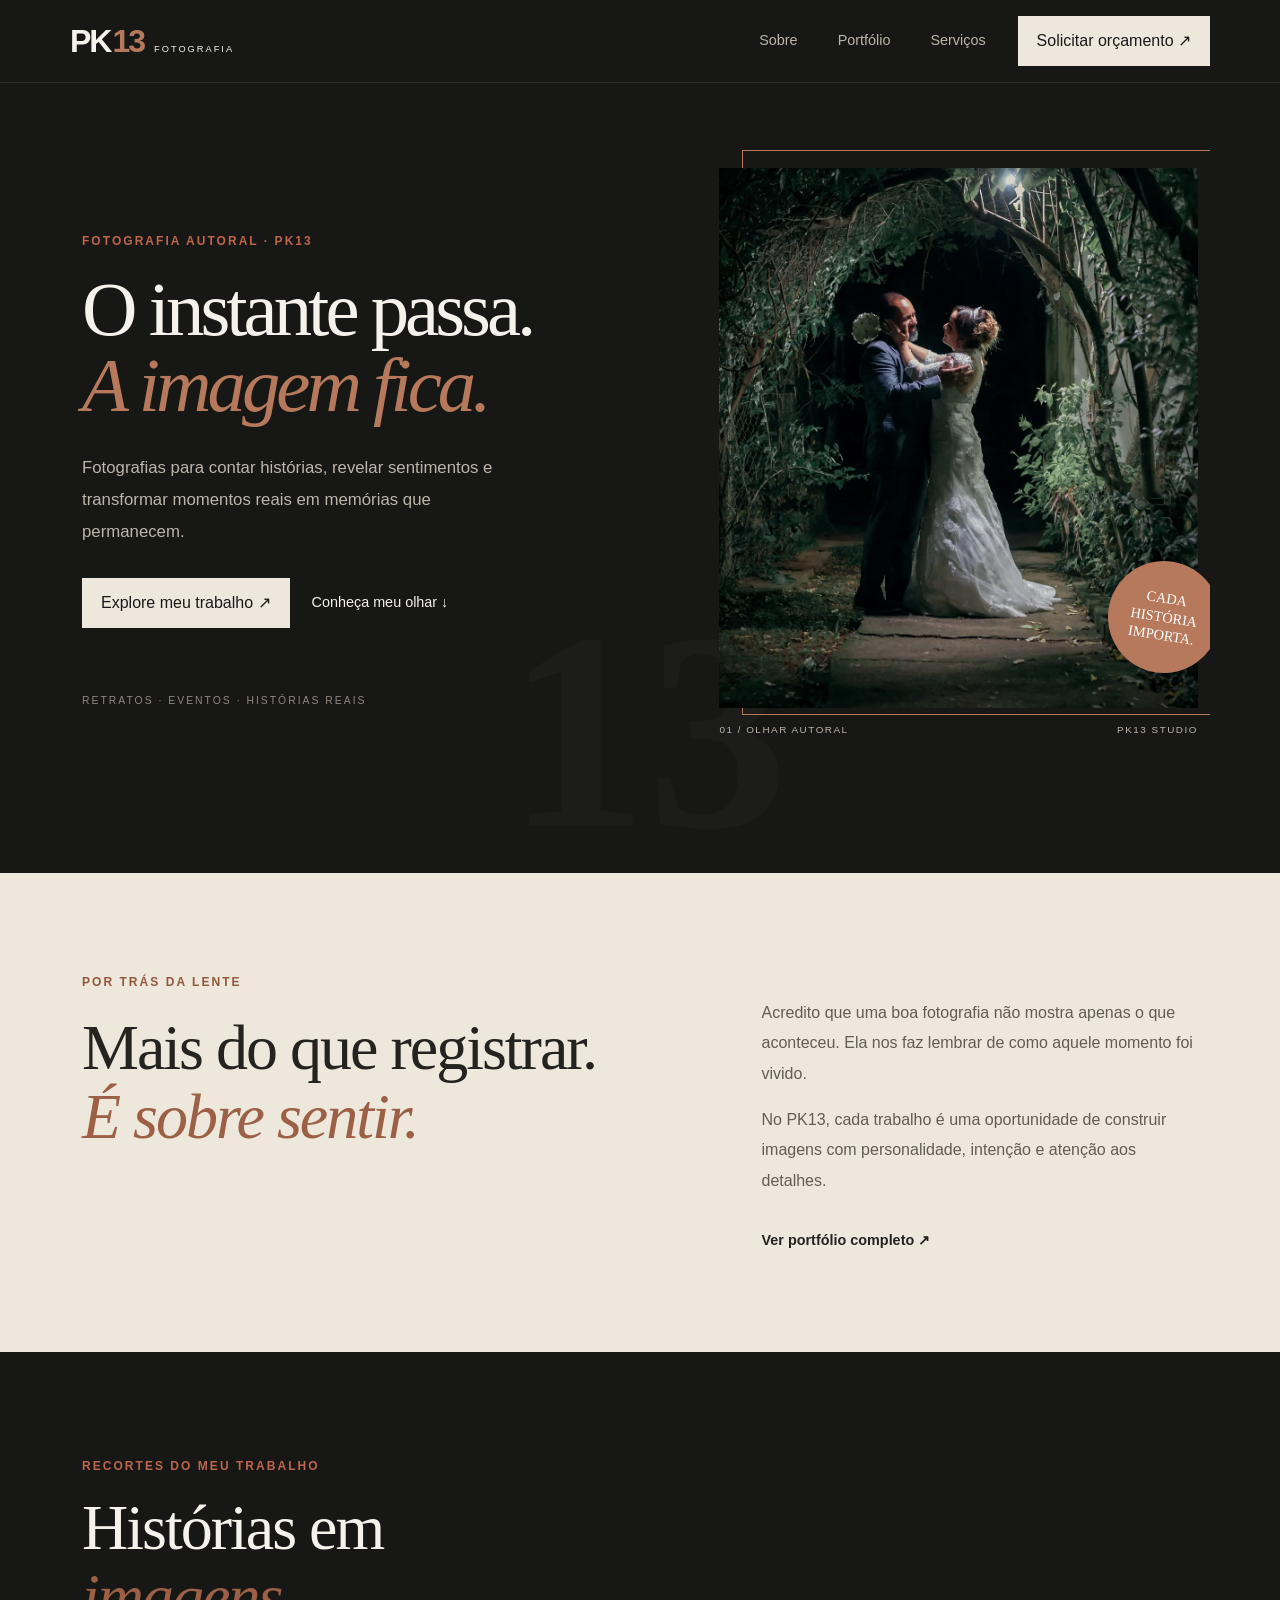
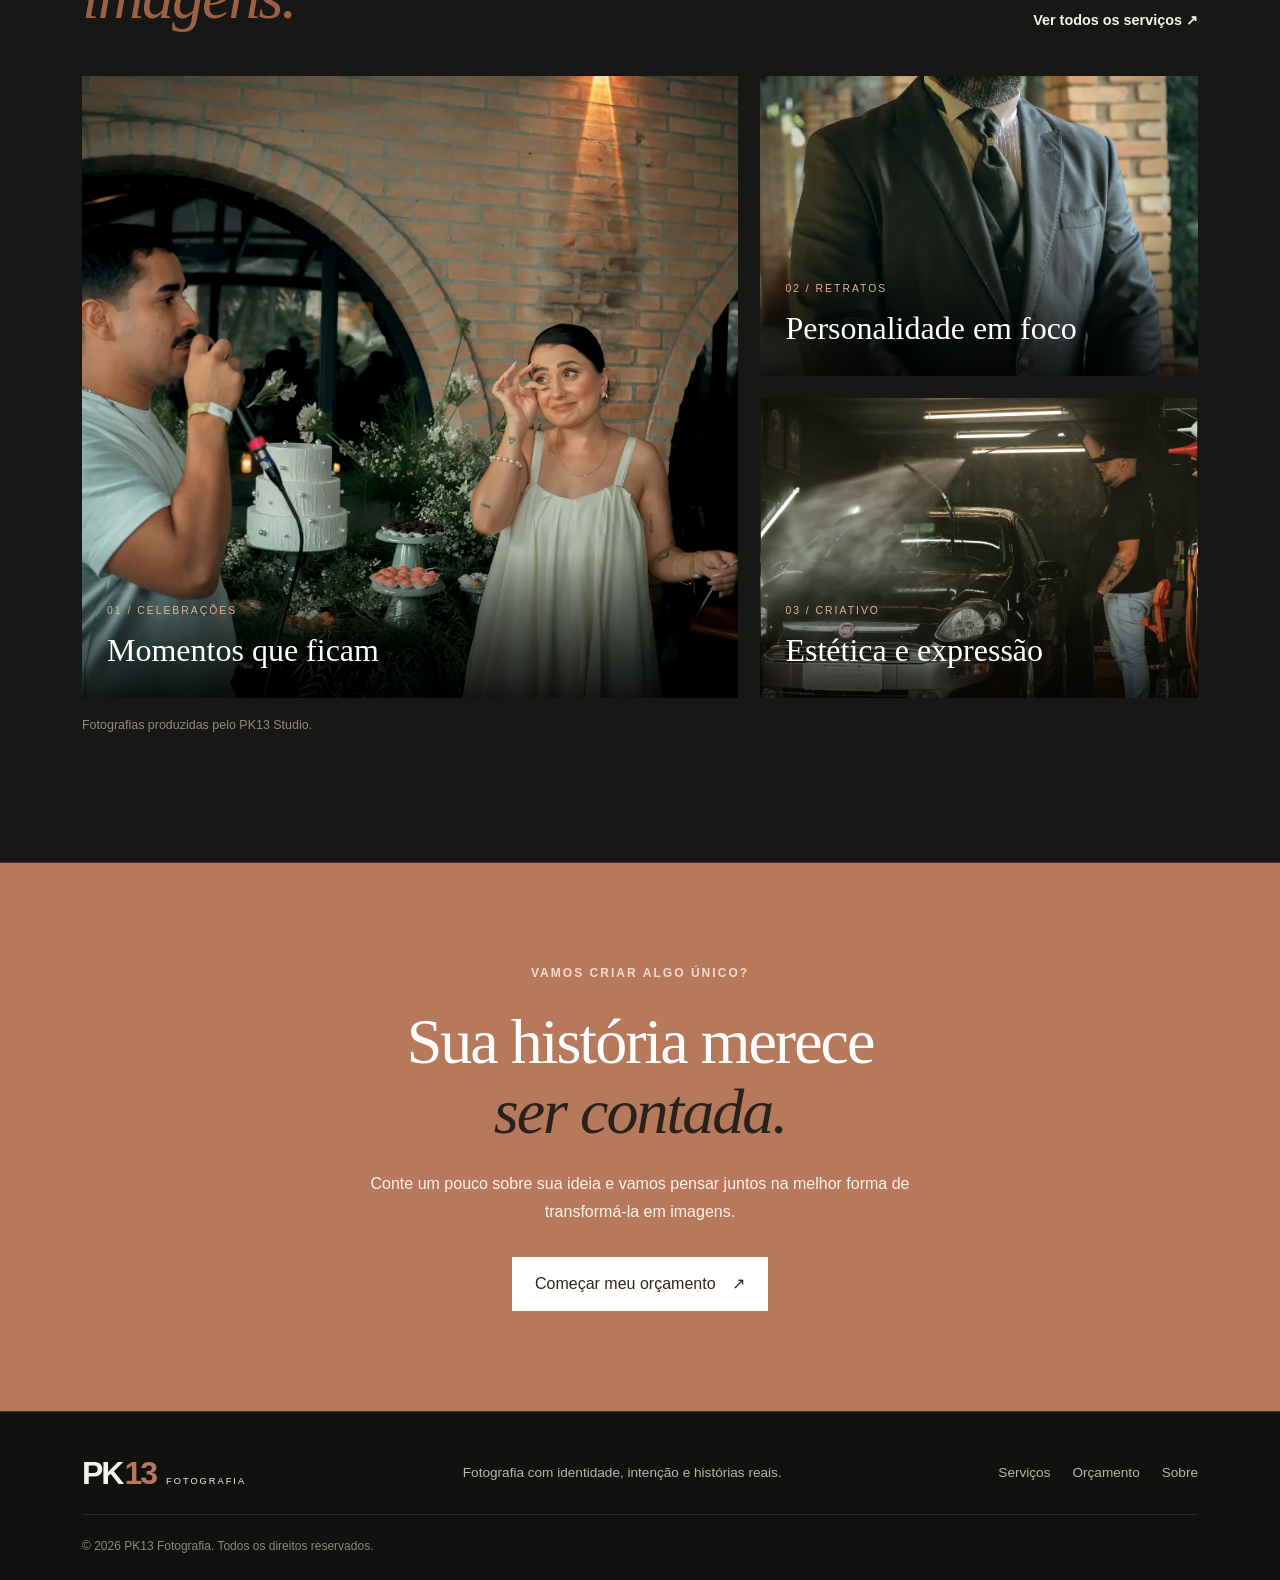
<file: index.html>
<!DOCTYPE html>

<html lang="pt-BR">
<head>
<meta charset="utf-8"/>
<meta content="width=device-width, initial-scale=1.0" name="viewport"/>
<meta content="PK13 Fotografia — histórias reais, momentos únicos e um olhar autoral sobre cada imagem." name="description"/>
<title>PK13 | Fotografia com identidade</title>
<link href="https://cdn.jsdelivr.net/npm/bootstrap@5.3.3/dist/css/bootstrap.min.css" rel="stylesheet"/>
<link href="css/style.css" rel="stylesheet"/>
</head>
<body class="pagina-inicial">
<!-- CABEÇALHO -->
<header id="cabecalho-pk13" class="cabecalho-editorial"></header>
<script src="./js/header.js"></script>
<main>
<!-- HERO: APRESENTAÇÃO PRINCIPAL -->
<section class="hero-editorial container">
<div class="hero-texto">
<p class="etiqueta-editorial">
          FOTOGRAFIA AUTORAL · PK13
        </p>
<h1>
          O instante passa.
          <span>A imagem fica.</span>
</h1>
<p class="hero-descricao">
          Fotografias para contar histórias, revelar sentimentos
          e transformar momentos reais em memórias que permanecem.
        </p>
<div class="hero-acoes">
<a class="btn btn-principal" href="./vitrine.html">
            Explore meu trabalho <span>↗</span>
</a>
<a class="link-discreto" href="#sobre">
            Conheça meu olhar ↓
          </a>
</div>
<p class="hero-nota">
          RETRATOS · EVENTOS · HISTÓRIAS REAIS
        </p>
</div>
<div class="hero-imagem">
<img alt="Casal em ensaio de casamento fotografado pelo PK13" src="assets/fotos/T3I_1813.webp"/>
<div class="legenda-foto">
<span>01 / OLHAR AUTORAL</span>
<span>PK13 STUDIO</span>
</div>
<span aria-hidden="true" class="selo-editorial">
          CADA<br/>HISTÓRIA<br/>IMPORTA.
        </span>
</div>
<div aria-hidden="true" class="hero-numero">13</div>
</section>
<!-- APRESENTAÇÃO DO FOTÓGRAFO -->
<section class="secao-sobre" id="sobre">
<div class="container sobre-grid">
<div>
<p class="etiqueta-editorial">POR TRÁS DA LENTE</p>
<h2>
            Mais do que registrar.
            <em>É sobre sentir.</em>
</h2>
</div>
<div class="sobre-conteudo">
<p>
            Acredito que uma boa fotografia não mostra apenas o que
            aconteceu. Ela nos faz lembrar de como aquele momento
            foi vivido.
          </p>
<p>
            No PK13, cada trabalho é uma oportunidade de construir
            imagens com personalidade, intenção e atenção aos detalhes.
          </p>
<a class="link-seta" href="./portfolio.html">
            Ver portfólio completo ↗
          </a>
</div>
</div>
</section>
<!-- TRABALHOS EM DESTAQUE -->
<section class="secao-trabalhos container" id="trabalhos">
<div class="titulo-secao">
<div>
<p class="etiqueta-editorial">RECORTES DO MEU TRABALHO</p>
<h2>Histórias em <em>imagens.</em></h2>
</div>
<a class="link-seta" href="./vitrine.html">
          Ver todos os serviços ↗
        </a>
</div>
<div class="galeria-editorial">
<a class="foto-destaque" href="./portfolio.html">
<img alt="Casal em celebração de casamento" loading="lazy" src="assets/fotos/JAN_4069.webp"/>
<span class="foto-legenda">
<small>01 / CELEBRAÇÕES</small>
<strong>Momentos que ficam</strong>
</span>
</a>
<a class="foto-secundaria foto-retrato" href="./portfolio.html">
<img alt="Retrato editorial masculino" loading="lazy" src="assets/fotos/IMG_1771.webp"/>
<span class="foto-legenda">
<small>02 / RETRATOS</small>
<strong>Personalidade em foco</strong>
</span>
</a>
<a class="foto-secundaria foto-produto" href="./portfolio.html">
<img alt="Fotografia automotiva autoral" loading="lazy" src="assets/fotos/IMG_2740.webp"/>
<span class="foto-legenda">
<small>03 / CRIATIVO</small>
<strong>Estética e expressão</strong>
</span>
</a>
</div>
<p class="aviso-galeria">Fotografias produzidas pelo PK13 Studio.</p>
</section>
<!-- CHAMADA PARA ORÇAMENTO -->
<section class="chamada-orcamento">
<div class="container chamada-conteudo">
<p class="etiqueta-editorial">VAMOS CRIAR ALGO ÚNICO?</p>
<h2>
          Sua história merece
          <em>ser contada.</em>
</h2>
<p>
          Conte um pouco sobre sua ideia e vamos pensar juntos
          na melhor forma de transformá-la em imagens.
        </p>
<a class="btn btn-claro" href="./orcamento.html">
          Começar meu orçamento <span>↗</span>
</a>
</div>
</section>
</main>
<!-- RODAPÉ -->
<footer class="rodape-editorial">
<div class="container rodape-conteudo">
<a class="marca-pk13 marca-rodape" href="./index.html">
        PK<span>13</span><small>FOTOGRAFIA</small>
</a>
<p>Fotografia com identidade, intenção e histórias reais.</p>
<div class="rodape-links">
<a href="./vitrine.html">Serviços</a>
<a href="./orcamento.html">Orçamento</a>
<a href="#sobre">Sobre</a>
</div>
<small class="copyright">
        © <span id="anoAtual">2026</span> PK13 Fotografia.
        Todos os direitos reservados.
      </small>
</div>
</footer>
<script src="https://cdn.jsdelivr.net/npm/bootstrap@5.3.3/dist/js/bootstrap.bundle.min.js"></script>
<script>
    document.getElementById("anoAtual").textContent =
      new Date().getFullYear();
  </script>
</body>
</html>
</file>
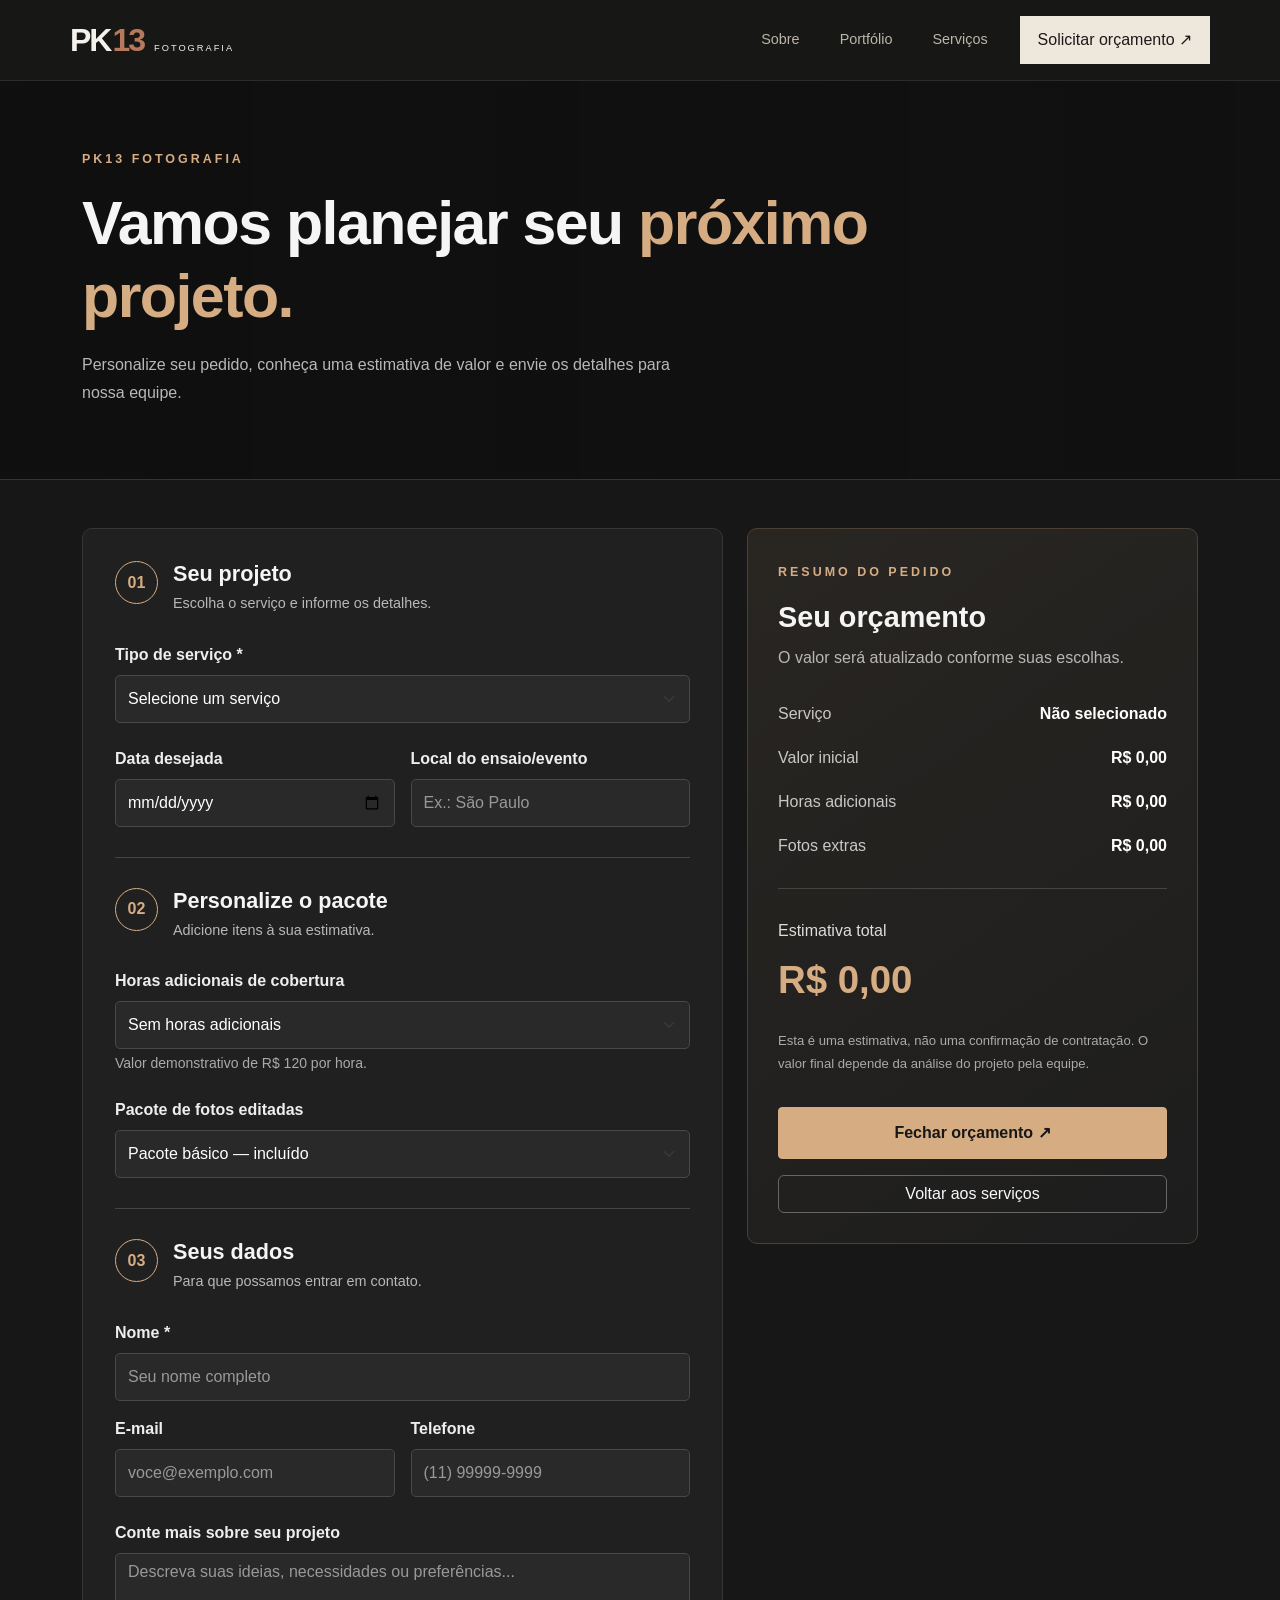
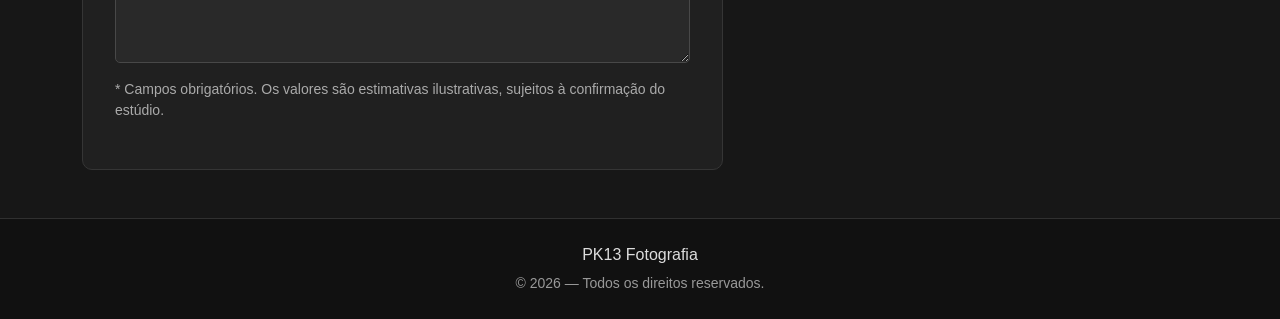
<file: orcamento.html>
<!DOCTYPE html>
<html lang="pt-BR">
<head>
    <meta charset="UTF-8">
    <meta name="viewport" content="width=device-width, initial-scale=1.0">

    <title>PK13 | Orçamento Virtual</title>

    <link
        href="https://cdn.jsdelivr.net/npm/bootstrap@5.3.3/dist/css/bootstrap.min.css"
        rel="stylesheet"
    >

    <link rel="stylesheet" href="css/style.css">
</head>

<body>

 <header id="cabecalho-pk13" class="cabecalho-editorial"></header>
<script src="./js/header.js"></script>

<main>
    <section class="orcamento-hero">
        <div class="container">
            <span class="eyebrow">PK13 FOTOGRAFIA</span>
            <h1>Vamos planejar seu <span>próximo projeto.</span></h1>
            <p>
                Personalize seu pedido, conheça uma estimativa de valor
                e envie os detalhes para nossa equipe.
            </p>
        </div>
    </section>

    <section class="container py-5">
        <form id="formOrcamento">
            <div class="row g-4">

                <!-- Formulário -->
                <div class="col-lg-7">
                    <div class="painel-orcamento">

                        <div class="titulo-formulario">
                            <span class="numero-etapa">01</span>
                            <div>
                                <h2>Seu projeto</h2>
                                <p>Escolha o serviço e informe os detalhes.</p>
                            </div>
                        </div>

                        <div class="mb-4">
                            <label for="servico" class="form-label">
                                Tipo de serviço *
                            </label>

                            <select id="servico" class="form-select" required>
                                <option value="">Selecione um serviço</option>
                                <option value="Casamentos" data-preco="1200">
                                    Casamentos — a partir de R$ 1.200
                                </option>
                                <option value="Retratos" data-preco="250">
                                    Retratos — a partir de R$ 250
                                </option>
                                <option value="Eventos" data-preco="700">
                                    Eventos — a partir de R$ 700
                                </option>
                                <option value="Produtos" data-preco="300">
                                    Fotografia de produtos — a partir de R$ 300
                                </option>
                                <option value="Família" data-preco="350">
                                    Família — a partir de R$ 350
                                </option>
                                <option value="Moda e editorial" data-preco="500">
                                    Moda e editorial — a partir de R$ 500
                                </option>
                            </select>
                        </div>

                        <div class="row g-3">
                            <div class="col-md-6">
                                <label for="dataEvento" class="form-label">
                                    Data desejada
                                </label>
                                <input
                                    type="date"
                                    id="dataEvento"
                                    class="form-control"
                                >
                            </div>

                            <div class="col-md-6">
                                <label for="local" class="form-label">
                                    Local do ensaio/evento
                                </label>
                                <input
                                    type="text"
                                    id="local"
                                    class="form-control"
                                    placeholder="Ex.: São Paulo"
                                >
                            </div>
                        </div>

                        <hr class="divisor-formulario">

                        <div class="titulo-formulario">
                            <span class="numero-etapa">02</span>
                            <div>
                                <h2>Personalize o pacote</h2>
                                <p>Adicione itens à sua estimativa.</p>
                            </div>
                        </div>

                        <div class="mb-4">
                            <label for="horas" class="form-label">
                                Horas adicionais de cobertura
                            </label>
                            <select id="horas" class="form-select">
                                <option value="0">Sem horas adicionais</option>
                                <option value="1">+ 1 hora — R$ 120</option>
                                <option value="2">+ 2 horas — R$ 240</option>
                                <option value="3">+ 3 horas — R$ 360</option>
                                <option value="4">+ 4 horas — R$ 480</option>
                            </select>
                            <div class="form-text">
                                Valor demonstrativo de R$ 120 por hora.
                            </div>
                        </div>

                        <div class="mb-4">
                            <label for="fotos" class="form-label">
                                Pacote de fotos editadas
                            </label>
                            <select id="fotos" class="form-select">
                                <option value="0">Pacote básico — incluído</option>
                                <option value="100">10 fotos extras — R$ 100</option>
                                <option value="200">20 fotos extras — R$ 200</option>
                                <option value="350">40 fotos extras — R$ 350</option>
                            </select>
                        </div>

                        <hr class="divisor-formulario">

                        <div class="titulo-formulario">
                            <span class="numero-etapa">03</span>
                            <div>
                                <h2>Seus dados</h2>
                                <p>Para que possamos entrar em contato.</p>
                            </div>
                        </div>

                        <div class="mb-3">
                            <label for="nome" class="form-label">
                                Nome *
                            </label>
                            <input
                                type="text"
                                id="nome"
                                class="form-control"
                                placeholder="Seu nome completo"
                                autocomplete="name"
                                required
                            >
                        </div>

                        <div class="row g-3">
                            <div class="col-md-6">
                                <label for="email" class="form-label">
                                    E-mail
                                </label>
                                <input
                                    type="email"
                                    id="email"
                                    class="form-control"
                                    placeholder="voce@exemplo.com"
                                    autocomplete="email"
                                >
                            </div>

                            <div class="col-md-6">
                                <label for="telefone" class="form-label">
                                    Telefone
                                </label>
                                <input
                                    type="tel"
                                    id="telefone"
                                    class="form-control"
                                    placeholder="(11) 99999-9999"
                                    autocomplete="tel"
                                >
                            </div>
                        </div>

                        <div class="mt-4 mb-3">
                            <label for="observacoes" class="form-label">
                                Conte mais sobre seu projeto
                            </label>
                            <textarea
                                id="observacoes"
                                class="form-control"
                                rows="4"
                                placeholder="Descreva suas ideias, necessidades ou preferências..."
                            ></textarea>
                        </div>

                        <p class="form-text">
                            * Campos obrigatórios. Os valores são estimativas
                            ilustrativas, sujeitos à confirmação do estúdio.
                        </p>

                    </div>
                </div>

                <!-- Resumo do orçamento -->
                <div class="col-lg-5">
                    <aside class="resumo-orcamento">
                        <span class="eyebrow">RESUMO DO PEDIDO</span>

                        <h2>Seu orçamento</h2>
                        <p class="texto-resumo">
                            O valor será atualizado conforme suas escolhas.
                        </p>

                        <div class="linha-resumo">
                            <span>Serviço</span>
                            <strong id="resumoServico">Não selecionado</strong>
                        </div>

                        <div class="linha-resumo">
                            <span>Valor inicial</span>
                            <strong id="precoBase">R$ 0,00</strong>
                        </div>

                        <div class="linha-resumo">
                            <span>Horas adicionais</span>
                            <strong id="precoHoras">R$ 0,00</strong>
                        </div>

                        <div class="linha-resumo">
                            <span>Fotos extras</span>
                            <strong id="precoFotos">R$ 0,00</strong>
                        </div>

                        <hr class="divisor-formulario">

                        <div class="total-orcamento">
                            <span>Estimativa total</span>
                            <strong id="total">R$ 0,00</strong>
                        </div>

                        <p class="aviso-orcamento">
                            Esta é uma estimativa, não uma confirmação de
                            contratação. O valor final depende da análise
                            do projeto pela equipe.
                        </p>

                        <button
                            type="submit"
                            class="btn btn-pk13 w-100 mt-3"
                        >
                            Fechar orçamento ↗
                        </button>

                        <a
                            href="vitrine.html"
                            class="btn btn-outline-light w-100 mt-3"
                        >
                            Voltar aos serviços
                        </a>
                    </aside>
                </div>

            </div>
        </form>
    </section>
</main>

<footer class="rodape py-4">
    <div class="container text-center">
        <p class="mb-1">PK13 Fotografia</p>
        <small>© 2026 — Todos os direitos reservados.</small>
    </div>
</footer>

<script src="https://cdn.jsdelivr.net/npm/bootstrap@5.3.3/dist/js/bootstrap.bundle.min.js"></script>

<script>
    const form = document.getElementById("formOrcamento");

    const servico = document.getElementById("servico");
    const horas = document.getElementById("horas");
    const fotos = document.getElementById("fotos");

    const moeda = valor =>
        valor.toLocaleString("pt-BR", {
            style: "currency",
            currency: "BRL"
        });

    function calcularOrcamento() {
        const opcao = servico.selectedOptions[0];

        const precoBase = Number(opcao.dataset.preco || 0);
        const precoHoras = Number(horas.value) * 120;
        const precoFotos = Number(fotos.value);
        const total = precoBase + precoHoras + precoFotos;

        document.getElementById("resumoServico").textContent =
            servico.value || "Não selecionado";

        document.getElementById("precoBase").textContent =
            moeda(precoBase);

        document.getElementById("precoHoras").textContent =
            moeda(precoHoras);

        document.getElementById("precoFotos").textContent =
            moeda(precoFotos);

        document.getElementById("total").textContent =
            moeda(total);
    }

    servico.addEventListener("change", calcularOrcamento);
    horas.addEventListener("change", calcularOrcamento);
    fotos.addEventListener("change", calcularOrcamento);

    // Permite abrir a tela já com o serviço escolhido na vitrine.
    const parametros = new URLSearchParams(window.location.search);
    const servicoInicial = parametros.get("servico");

    if (servicoInicial) {
        const opcaoEncontrada = Array.from(servico.options).find(
            opcao =>
                opcao.value.toLocaleLowerCase("pt-BR") ===
                servicoInicial.toLocaleLowerCase("pt-BR")
        );

        if (opcaoEncontrada) {
            servico.value = opcaoEncontrada.value;
        }
    }

    calcularOrcamento();

    form.addEventListener("submit", function(event) {
        event.preventDefault();

        if (!form.reportValidity()) {
            return;
        }

        const opcao = servico.selectedOptions[0];

        if (!servico.value || !opcao.dataset.preco) {
            servico.focus();
            return;
        }

        const precoBase = Number(opcao.dataset.preco);
        const precoHoras = Number(horas.value) * 120;
        const precoFotos = Number(fotos.value);
        const total = precoBase + precoHoras + precoFotos;

        const data = document.getElementById("dataEvento").value;
        const dataFormatada = data
            ? data.split("-").reverse().join("/")
            : "A combinar";

        const mensagem = [
            "Olá! Gostaria de solicitar um orçamento à PK13.",
            "",
            "Nome: " + document.getElementById("nome").value,
            "E-mail: " + (document.getElementById("email").value || "Não informado"),
            "Telefone: " + (document.getElementById("telefone").value || "Não informado"),
            "Serviço: " + servico.value,
            "Data desejada: " + dataFormatada,
            "Local: " + (document.getElementById("local").value || "A combinar"),
            "Horas adicionais: " + horas.value,
            "Pacote de fotos extras: " + fotos.options[fotos.selectedIndex].text,
            "Observações: " + (document.getElementById("observacoes").value || "Nenhuma"),
            "",
            "Estimativa inicial: " + moeda(precoBase),
            "Horas adicionais: " + moeda(precoHoras),
            "Fotos extras: " + moeda(precoFotos),
            "Total estimado: " + moeda(total),
            "",
            "Estou ciente de que o valor é estimativo e precisa ser confirmado."
        ].join("\n");
        // Número usado exclusivamente ao finalizar o orçamento.
        // Em sites estáticos, ele continua acessível no código-fonte.
        const telefoneEstudio = "5511973581948";

        const url = "https://wa.me/" + telefoneEstudio +
            "?text=" + encodeURIComponent(mensagem);

        window.open(url, "_blank", "noopener,noreferrer");
    });
</script>

</body>
</html>
</file>
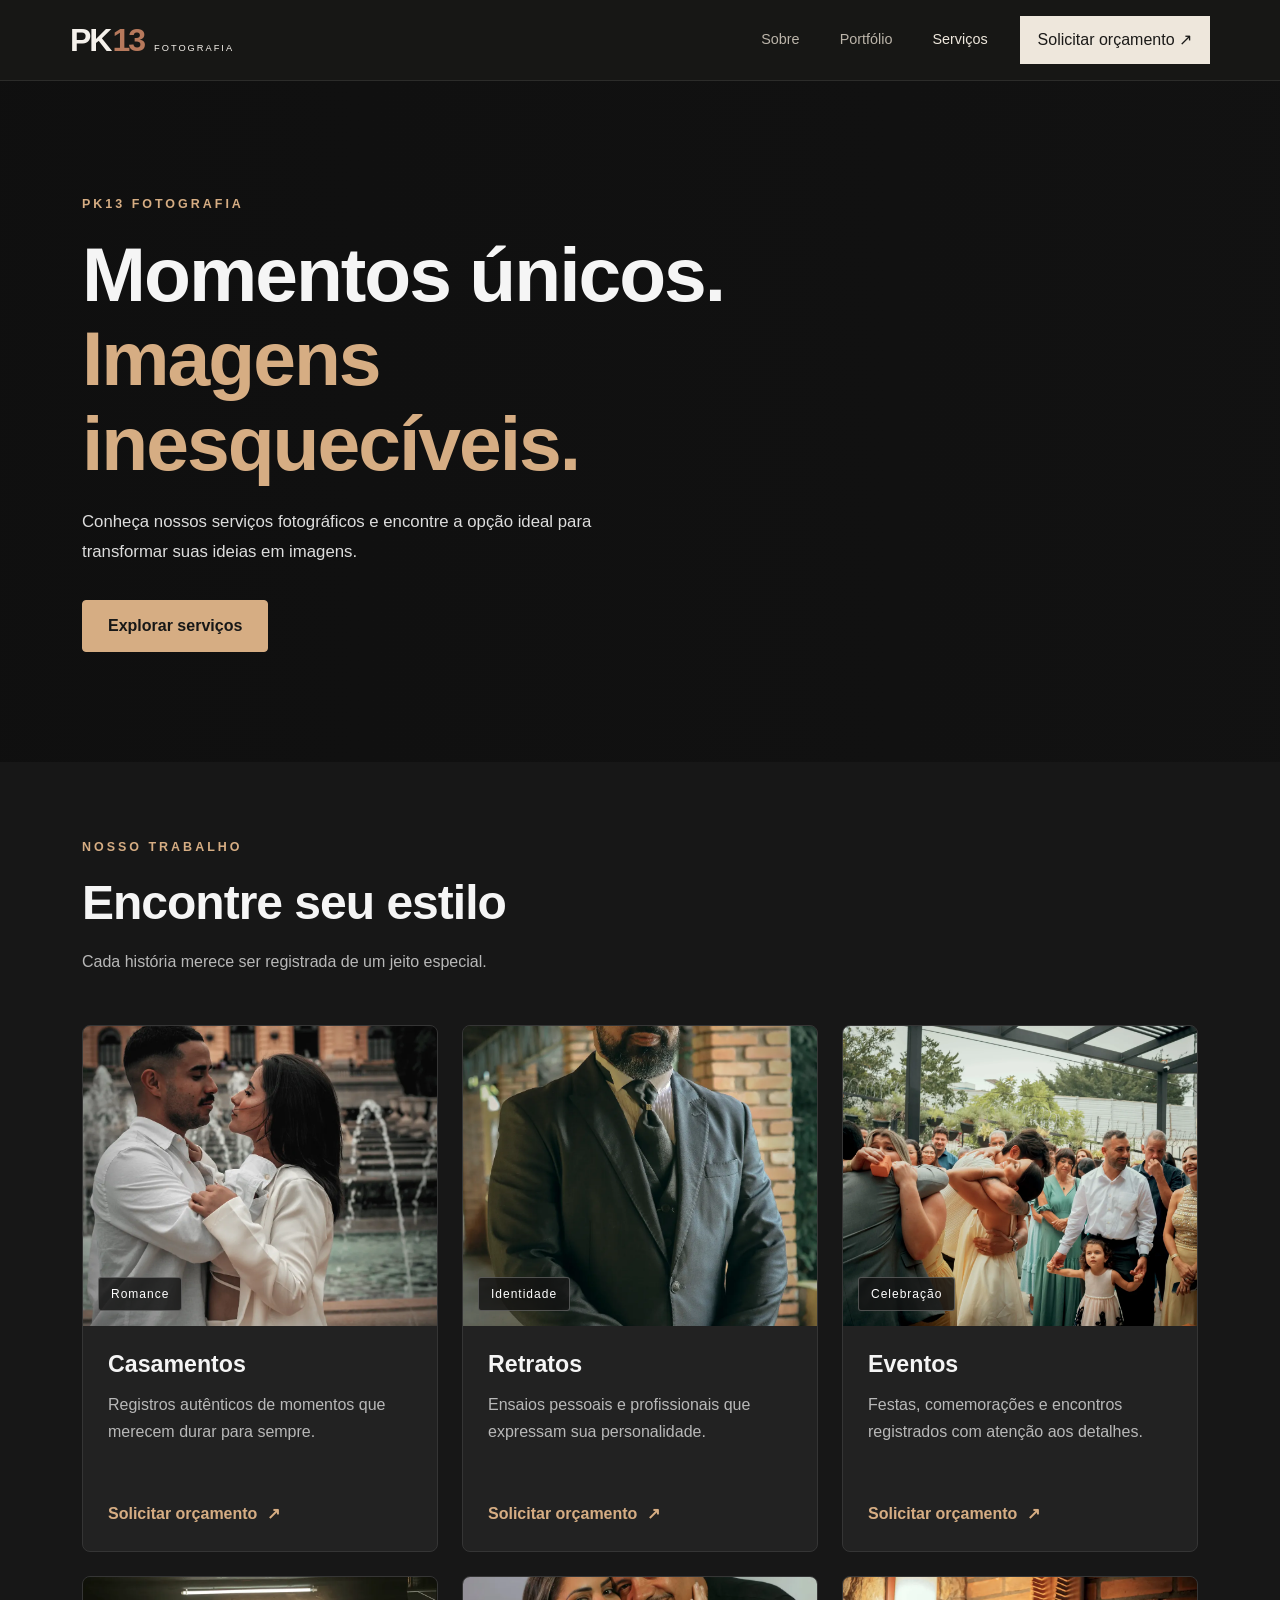
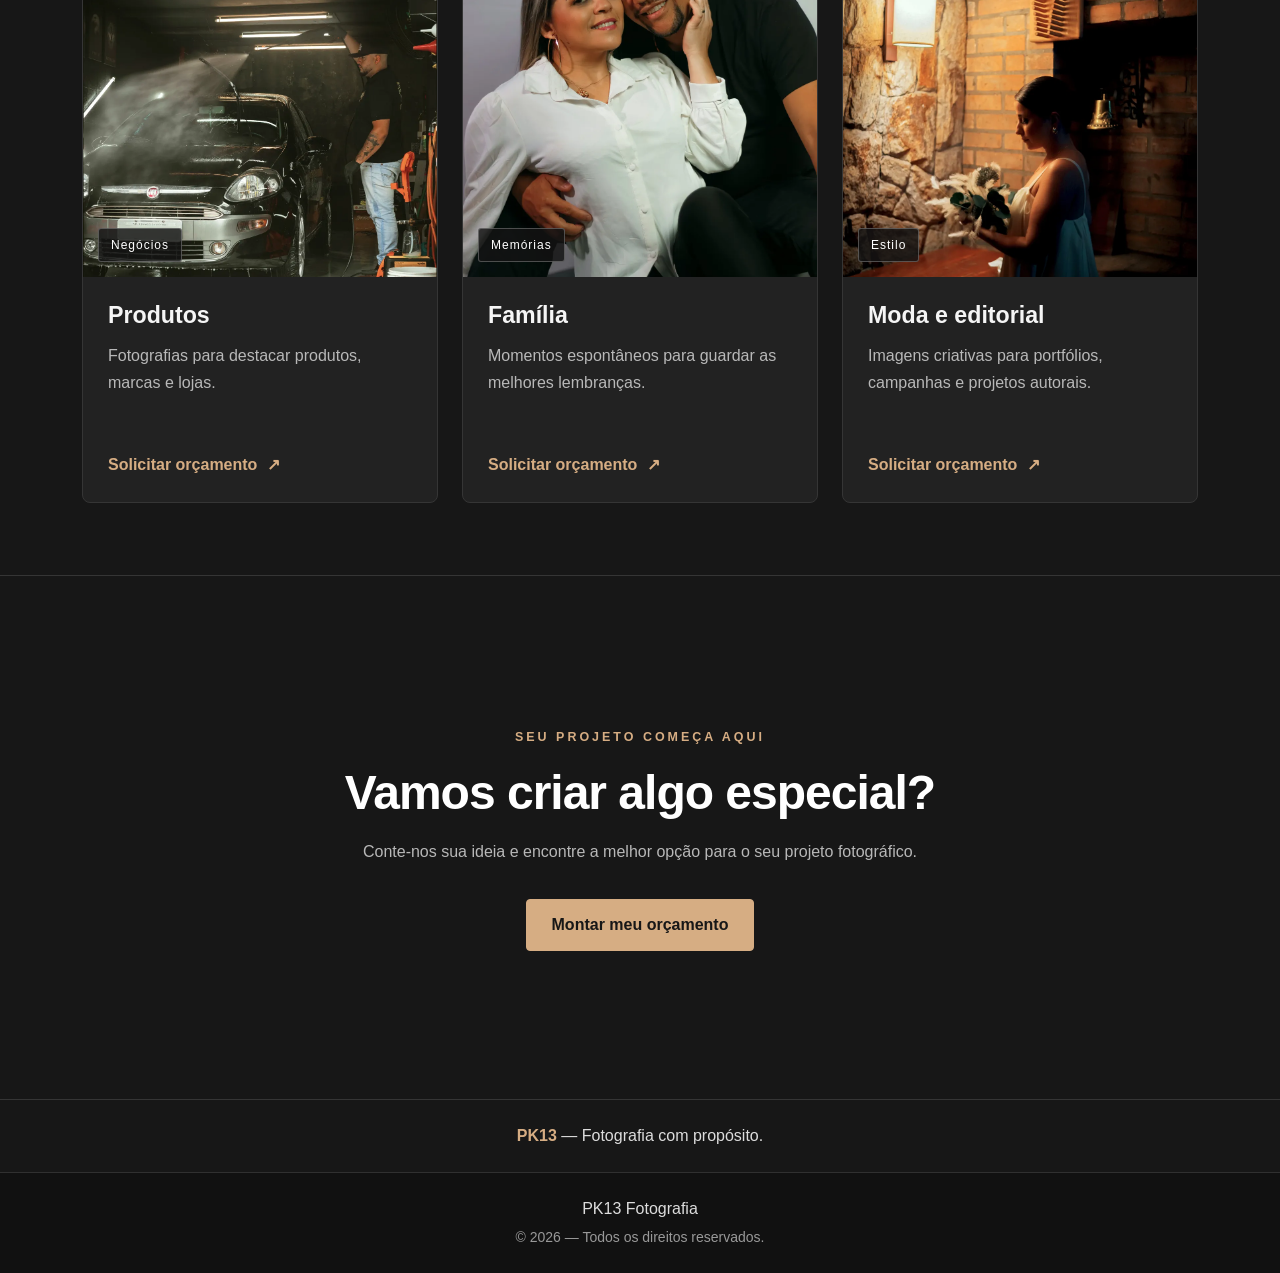
<file: vitrine.html>
<!DOCTYPE html>

<html lang="pt-BR">
<head>
<meta charset="utf-8"/>
<meta content="width=device-width, initial-scale=1.0" name="viewport"/>
<title>PK13 | Nossos Serviços</title>
<!-- Bootstrap 5 -->
<link href="https://cdn.jsdelivr.net/npm/bootstrap@5.3.3/dist/css/bootstrap.min.css" rel="stylesheet"/>
<!-- CSS personalizado -->
<link href="css/style.css" rel="stylesheet"/>
</head>
<body>
<!-- Cabeçalho -->
<header id="cabecalho-pk13" class="cabecalho-editorial"></header>
<script src="./js/header.js"></script>
<main>
<!-- Apresentação -->
<section class="hero-vitrine">
<div class="container">
<span class="eyebrow">PK13 FOTOGRAFIA</span>
<h1>
                    Momentos únicos.<br/>
<span>Imagens inesquecíveis.</span>
</h1>
<p>
                    Conheça nossos serviços fotográficos e encontre
                    a opção ideal para transformar suas ideias em imagens.
                </p>
<a class="btn btn-pk13 mt-3" href="#servicos">
                    Explorar serviços
                </a>
</div>
</section>
<!-- Vitrine de serviços -->
<section class="secao-servicos py-5" id="servicos">
<div class="container py-lg-4">
<div class="cabecalho-secao mb-5">
<span class="eyebrow">NOSSO TRABALHO</span>
<h2>Encontre seu estilo</h2>
<p>
                        Cada história merece ser registrada de um jeito especial.
                    </p>
</div>
<div class="row g-4">
<!-- Card 1 -->
<div class="col-12 col-md-6 col-lg-4">
<article class="card-servico h-100">
<div class="imagem-servico">
<img alt="Casal fotografado em ensaio de casamento" loading="lazy" src="assets/fotos/T3I_2702.webp"/>
<span class="categoria">Romance</span>
</div>
<div class="conteudo-servico">
<h3>Casamentos</h3>
<p>
                                    Registros autênticos de momentos
                                    que merecem durar para sempre.
                                </p>
<a class="link-servico" href="orcamento.html?servico=Casamentos">
                                    Solicitar orçamento
                                    <span aria-hidden="true">↗</span>
</a>
</div>
</article>
</div>
<!-- Card 2 -->
<div class="col-12 col-md-6 col-lg-4">
<article class="card-servico h-100">
<div class="imagem-servico">
<img alt="Retrato individual autoral" loading="lazy" src="assets/fotos/IMG_1771.webp"/>
<span class="categoria">Identidade</span>
</div>
<div class="conteudo-servico">
<h3>Retratos</h3>
<p>
                                    Ensaios pessoais e profissionais
                                    que expressam sua personalidade.
                                </p>
<a class="link-servico" href="orcamento.html">
                                    Solicitar orçamento
                                    <span aria-hidden="true">↗</span>
</a>
</div>
</article>
</div>
<!-- Card 3 -->
<div class="col-12 col-md-6 col-lg-4">
<article class="card-servico h-100">
<div class="imagem-servico">
<img alt="Convidados em celebração" loading="lazy" src="assets/fotos/JAN_3079.webp"/>
<span class="categoria">Celebração</span>
</div>
<div class="conteudo-servico">
<h3>Eventos</h3>
<p>
                                    Festas, comemorações e encontros
                                    registrados com atenção aos detalhes.
                                </p>
<a class="link-servico" href="orcamento.html">
                                    Solicitar orçamento
                                    <span aria-hidden="true">↗</span>
</a>
</div>
</article>
</div>
<!-- Card 4 -->
<div class="col-12 col-md-6 col-lg-4">
<article class="card-servico h-100">
<div class="imagem-servico">
<img alt="Fotografia de automóvel em ambiente interno" loading="lazy" src="assets/fotos/IMG_2740.webp"/>
<span class="categoria">Negócios</span>
</div>
<div class="conteudo-servico">
<h3>Produtos</h3>
<p>
                                    Fotografias para destacar produtos,
                                    marcas e lojas.
                                </p>
<a class="link-servico" href="orcamento.html">
                                    Solicitar orçamento
                                    <span aria-hidden="true">↗</span>
</a>
</div>
</article>
</div>
<!-- Card 5 -->
<div class="col-12 col-md-6 col-lg-4">
<article class="card-servico h-100">
<div class="imagem-servico">
<img alt="Ensaio de casal" loading="lazy" src="assets/fotos/IMG_6462.webp"/>
<span class="categoria">Memórias</span>
</div>
<div class="conteudo-servico">
<h3>Família</h3>
<p>
                                    Momentos espontâneos para guardar
                                    as melhores lembranças.
                                </p>
<a class="link-servico" href="orcamento.html">
                                    Solicitar orçamento
                                    <span aria-hidden="true">↗</span>
</a>
</div>
</article>
</div>
<!-- Card 6 -->
<div class="col-12 col-md-6 col-lg-4">
<article class="card-servico h-100">
<div class="imagem-servico">
<img alt="Preparação para cerimônia de casamento" loading="lazy" src="assets/fotos/JAN_2878.webp"/>
<span class="categoria">Estilo</span>
</div>
<div class="conteudo-servico">
<h3>Moda e editorial</h3>
<p>
                                    Imagens criativas para portfólios,
                                    campanhas e projetos autorais.
                                </p>
<a class="link-servico" href="orcamento.html">
                                    Solicitar orçamento
                                    <span aria-hidden="true">↗</span>
</a>
</div>
</article>
</div>
</div>
</div>
</section>
<!-- Chamada para orçamento -->
<section class="chamada-orcamento" id="contato">
<div class="container text-center py-5">
<span class="eyebrow">SEU PROJETO COMEÇA AQUI</span>
<h2>Vamos criar algo especial?</h2>
<p>
                    Conte-nos sua ideia e encontre a melhor opção
                    para o seu projeto fotográfico.
                </p>
<a class="btn btn-pk13 mt-3" href="orcamento.html">
                    Montar meu orçamento
                </a>
</div>
</section>
<!-- Sobre -->
<section class="sobre-pk13 py-4" id="sobre">
<div class="container">
<p class="mb-0 text-center">
<strong>PK13</strong> — Fotografia com propósito.
                </p>
</div>
</section>
</main>
<!-- Rodapé -->
<footer class="rodape py-4">
<div class="container text-center">
<p class="mb-1">PK13 Fotografia</p>
<small>© 2026 — Todos os direitos reservados.</small>
</div>
</footer>
<script src="https://cdn.jsdelivr.net/npm/bootstrap@5.3.3/dist/js/bootstrap.bundle.min.js"></script>
</body>
</html>
</file>
<file: css/style.css>
/* ===== CONFIGURAÇÕES GERAIS ===== */

:root {
    --cor-fundo: #171717;
    --cor-card: #222222;
    --cor-destaque: #d6ad83;
    --cor-texto: #f5f5f5;
    --cor-secundaria: #b8b8b8;
}

* {
    box-sizing: border-box;
}

html {
    scroll-behavior: smooth;
    scroll-padding-top: 80px;
}

body {
    margin: 0;
    background-color: var(--cor-fundo);
    color: var(--cor-texto);
    font-family: Arial, Helvetica, sans-serif;
}

a {
    text-decoration: none;
}

/* ===== CABEÇALHO ===== */

.navbar {
    background-color: #111111;
    border-bottom: 1px solid #303030;
}

.navbar-brand span {
    color: var(--cor-destaque);
}

.navbar .nav-link {
    color: #dddddd;
    transition: color 0.3s ease;
}

.navbar .nav-link:hover,
.navbar .nav-link.active {
    color: var(--cor-destaque);
}

/* ===== BANNER PRINCIPAL ===== */

.hero-vitrine {
    padding: 110px 0;
    background:
        linear-gradient(
            90deg,
            rgba(15, 15, 15, 0.96),
            rgba(15, 15, 15, 0.66)
        ),
        url("https://images.unsplash.com/photo-1452587925148-ce544e77e70d?auto=format&fit=crop&w=1800&q=85")
        center 45% / cover no-repeat;
}

.eyebrow {
    display: inline-block;
    margin-bottom: 18px;
    color: var(--cor-destaque);
    font-size: 0.78rem;
    font-weight: 700;
    letter-spacing: 3px;
}

.hero-vitrine h1 {
    max-width: 800px;
    margin-bottom: 22px;
    font-size: clamp(2.5rem, 6vw, 4.8rem);
    font-weight: 800;
    line-height: 1.1;
    letter-spacing: -2px;
}

.hero-vitrine h1 span {
    color: var(--cor-destaque);
}

.hero-vitrine p {
    max-width: 560px;
    color: #dddddd;
    font-size: 1.05rem;
    line-height: 1.8;
}

/* ===== BOTÕES ===== */

.btn-pk13 {
    padding: 13px 25px;
    border: 1px solid var(--cor-destaque);
    border-radius: 4px;
    background-color: var(--cor-destaque);
    color: #171717;
    font-weight: 700;
    transition:
        background-color 0.3s ease,
        color 0.3s ease,
        transform 0.3s ease;
}

.btn-pk13:hover {
    background-color: transparent;
    color: var(--cor-destaque);
    transform: translateY(-2px);
}

/* ===== SEÇÃO DE SERVIÇOS ===== */

.secao-servicos {
    background-color: var(--cor-fundo);
}

.cabecalho-secao h2,
.chamada-orcamento h2 {
    margin-bottom: 16px;
    font-size: clamp(2rem, 4vw, 3rem);
    font-weight: 800;
    letter-spacing: -1px;
}

.cabecalho-secao p,
.chamada-orcamento p {
    color: var(--cor-secundaria);
    line-height: 1.8;
}

/* ===== CARDS ===== */

.card-servico {
    overflow: hidden;
    border: 1px solid #353535;
    border-radius: 8px;
    background-color: var(--cor-card);
    transition:
        transform 0.35s ease,
        border-color 0.35s ease,
        box-shadow 0.35s ease;
}

.card-servico:hover {
    transform: translateY(-7px);
    border-color: #80694f;
    box-shadow: 0 15px 35px rgba(0, 0, 0, 0.22);
}

.imagem-servico {
    position: relative;
    height: 300px;
    overflow: hidden;
    background-color: #303030;
}

.imagem-servico img {
    display: block;
    width: 100%;
    height: 100%;
    object-fit: cover;
    transition: transform 0.6s ease;
}

.card-servico:hover .imagem-servico img {
    transform: scale(1.06);
}

.categoria {
    position: absolute;
    bottom: 15px;
    left: 15px;
    padding: 7px 12px;
    border: 1px solid rgba(255, 255, 255, 0.25);
    border-radius: 3px;
    background-color: rgba(20, 20, 20, 0.82);
    color: #ffffff;
    font-size: 0.75rem;
    letter-spacing: 1px;
}

.conteudo-servico {
    display: flex;
    flex-direction: column;
    align-items: flex-start;
    min-height: 225px;
    padding: 25px;
}

.conteudo-servico h3 {
    margin-bottom: 12px;
    font-size: 1.45rem;
    font-weight: 700;
}

.conteudo-servico p {
    margin-bottom: 22px;
    color: var(--cor-secundaria);
    line-height: 1.7;
}

.link-servico {
    display: inline-flex;
    align-items: center;
    gap: 10px;
    margin-top: auto;
    color: var(--cor-destaque);
    font-weight: 700;
    transition: gap 0.3s ease;
}

.link-servico:hover {
    gap: 16px;
    color: #f1d1b1;
}

/* ===== CHAMADA PARA ORÇAMENTO ===== */

.chamada-orcamento {
    padding: 35px 0;
    border-top: 1px solid #353535;
    border-bottom: 1px solid #353535;
    background:
        linear-gradient(
            rgba(20, 20, 20, 0.93),
            rgba(20, 20, 20, 0.93)
        ),
        url("https://images.unsplash.com/photo-1492691527719-9d1e07e534b4?auto=format&fit=crop&w=1600&q=85")
        center / cover no-repeat;
}

.chamada-orcamento p {
    max-width: 600px;
    margin-right: auto;
    margin-left: auto;
}

/* ===== SOBRE E RODAPÉ ===== */

.sobre-pk13 {
    color: #dddddd;
}

.sobre-pk13 strong {
    color: var(--cor-destaque);
}

.rodape {
    border-top: 1px solid #303030;
    background-color: #111111;
    color: #dddddd;
}

.rodape small {
    color: #999999;
}

/* ===== RESPONSIVIDADE ===== */

@media (max-width: 767.98px) {
    .hero-vitrine {
        padding: 75px 0;
    }

    .hero-vitrine h1 {
        letter-spacing: -1px;
    }

    .imagem-servico {
        height: 280px;
    }

    .conteudo-servico {
        min-height: 210px;
        padding: 22px;
    }

    .cabecalho-secao {
        margin-bottom: 30px !important;
    }
}

@media (prefers-reduced-motion: reduce) {
    *,
    *::before,
    *::after {
        scroll-behavior: auto !important;
        transition-duration: 0.01ms !important;
        animation-duration: 0.01ms !important;
    }
}

/* ===== TELA DE ORÇAMENTO ===== */

.orcamento-hero {
    padding: 65px 0 55px;
    background:
        linear-gradient(
            90deg,
            rgba(15, 15, 15, 0.97),
            rgba(15, 15, 15, 0.80)
        ),
        url("https://images.unsplash.com/photo-1452587925148-ce544e77e70d?auto=format&fit=crop&w=1800&q=85")
        center / cover no-repeat;
    border-bottom: 1px solid #353535;
}

.orcamento-hero h1 {
    max-width: 800px;
    margin-bottom: 18px;
    font-size: clamp(2.2rem, 5vw, 3.8rem);
    font-weight: 800;
    letter-spacing: -1.5px;
}

.orcamento-hero h1 span {
    color: var(--cor-destaque);
}

.orcamento-hero p {
    max-width: 620px;
    color: var(--cor-secundaria);
    line-height: 1.8;
}

/* Painel principal */

.painel-orcamento {
    padding: 32px;
    border: 1px solid #353535;
    border-radius: 10px;
    background-color: #202020;
}

.titulo-formulario {
    display: flex;
    align-items: flex-start;
    gap: 15px;
    margin-bottom: 28px;
}

.numero-etapa {
    display: flex;
    flex-shrink: 0;
    align-items: center;
    justify-content: center;
    width: 43px;
    height: 43px;
    border: 1px solid var(--cor-destaque);
    border-radius: 50%;
    color: var(--cor-destaque);
    font-weight: 700;
}

.titulo-formulario h2 {
    margin-bottom: 6px;
    font-size: 1.35rem;
    font-weight: 700;
}

.titulo-formulario p {
    margin-bottom: 0;
    color: var(--cor-secundaria);
    font-size: 0.9rem;
}

/* Campos do formulário */

.painel-orcamento .form-label {
    color: #eeeeee;
    font-weight: 600;
}

.painel-orcamento .form-control,
.painel-orcamento .form-select {
    min-height: 48px;
    border: 1px solid #484848;
    border-radius: 5px;
    background-color: #292929;
    color: #ffffff;
}

.painel-orcamento .form-select option {
    background-color: #292929;
    color: #ffffff;
}

.painel-orcamento .form-control::placeholder {
    color: #999999;
}

.painel-orcamento .form-control:focus,
.painel-orcamento .form-select:focus {
    border-color: var(--cor-destaque);
    box-shadow: 0 0 0 0.2rem rgba(214, 173, 131, 0.16);
}

.painel-orcamento .form-text {
    color: #aaaaaa;
}

.divisor-formulario {
    margin: 30px 0;
    border-color: #444444;
    opacity: 1;
}

/* Resumo do orçamento */

.resumo-orcamento {
    position: sticky;
    top: 24px;
    padding: 30px;
    border: 1px solid #4b4035;
    border-radius: 10px;
    background: linear-gradient(145deg, #292622, #1d1d1d);
}

.resumo-orcamento h2 {
    margin-bottom: 10px;
    font-size: 1.8rem;
    font-weight: 800;
}

.texto-resumo {
    margin-bottom: 30px;
    color: var(--cor-secundaria);
    line-height: 1.7;
}

.linha-resumo {
    display: flex;
    justify-content: space-between;
    align-items: flex-start;
    gap: 16px;
    margin-bottom: 20px;
    color: #c8c8c8;
}

.linha-resumo strong {
    max-width: 60%;
    color: #ffffff;
    text-align: right;
    overflow-wrap: anywhere;
}

.total-orcamento {
    display: flex;
    flex-direction: column;
    gap: 8px;
}

.total-orcamento span {
    color: #dddddd;
}

.total-orcamento strong {
    color: var(--cor-destaque);
    font-size: clamp(1.8rem, 4vw, 2.4rem);
    font-weight: 800;
    overflow-wrap: anywhere;
}

.aviso-orcamento {
    margin-top: 22px;
    color: #aaaaaa;
    font-size: 0.82rem;
    line-height: 1.7;
}

.resumo-orcamento .btn-outline-light {
    border-color: #666666;
}

.resumo-orcamento .btn-outline-light:hover {
    background-color: #ffffff;
    color: #171717;
}

/* Adaptação para celular */

@media (max-width: 991.98px) {
    .resumo-orcamento {
        position: static;
    }
}

@media (max-width: 575.98px) {
    .orcamento-hero {
        padding: 50px 0 40px;
    }

    .painel-orcamento,
    .resumo-orcamento {
        padding: 22px;
    }

    .titulo-formulario {
        gap: 12px;
    }

    .numero-etapa {
        width: 38px;
        height: 38px;
    }
}

/* =========================================
   PK13 — IDENTIDADE EDITORIAL
   Página inicial
========================================= */

.pagina-inicial {
  --pk-fundo: #171715;
  --pk-superficie: #20201d;
  --pk-creme: #eee7dc;
  --pk-texto: #f5f1eb;
  --pk-suave: #bcb5aa;
  --pk-destaque: #b7795c;

  background: var(--pk-fundo);
  color: var(--pk-texto);
  font-family: Arial, Helvetica, sans-serif;
}

.pagina-inicial img {
  display: block;
  max-width: 100%;
}

.pagina-inicial a {
  text-decoration: none;
}

.cabecalho-editorial {
  background: var(--pk-fundo);
  border-bottom: 1px solid rgba(255, 255, 255, 0.09);
}

.marca-pk13 {
  display: inline-flex;
  align-items: baseline;
  gap: 2px;
  color: var(--pk-texto);
  font-size: 2rem;
  font-weight: 800;
  letter-spacing: -2px;
  line-height: 1;
}

.marca-pk13 span {
  color: var(--pk-destaque);
}

.marca-pk13 small {
  margin-left: 8px;
  font-size: 0.58rem;
  font-weight: 500;
  letter-spacing: 2px;
}

.pagina-inicial .navbar-nav .nav-link {
  color: var(--pk-suave);
  font-size: 0.9rem;
  transition: color 0.2s ease;
}

.pagina-inicial .navbar-nav .nav-link:hover {
  color: var(--pk-creme);
}

.pagina-inicial .navbar-toggler {
  border-color: rgba(255, 255, 255, 0.3);
}

.pagina-inicial .navbar-toggler-icon {
  filter: invert(1);
}

.btn-orcamento-nav,
.btn-principal {
  background: var(--pk-creme);
  color: #1b1a18;
  border: 1px solid var(--pk-creme);
  border-radius: 0;
  padding: 12px 18px;
  transition: background 0.25s ease, color 0.25s ease;
}

.btn-orcamento-nav:hover,
.btn-principal:hover {
  background: var(--pk-destaque);
  border-color: var(--pk-destaque);
  color: white;
}

/* HERO */

.hero-editorial {
  position: relative;
  display: grid;
  grid-template-columns: 1.05fr 0.95fr;
  align-items: center;
  gap: 5%;
  padding-top: 85px;
  padding-bottom: 100px;
  overflow: hidden;
}

.hero-texto {
  position: relative;
  z-index: 2;
  padding: 20px 0;
}

.etiqueta-editorial {
  margin-bottom: 24px;
  color: var(--pk-destaque);
  font-size: 0.72rem;
  font-weight: 700;
  letter-spacing: 3px;
  text-transform: uppercase;
}

.hero-texto h1 {
  max-width: 650px;
  margin-bottom: 28px;
  font-family: Georgia, "Times New Roman", serif;
  font-size: clamp(3.2rem, 6vw, 6.3rem);
  font-weight: 400;
  letter-spacing: -4px;
  line-height: 0.99;
}

.hero-texto h1 span {
  display: block;
  color: var(--pk-destaque);
  font-style: italic;
}

.hero-descricao {
  max-width: 440px;
  margin-bottom: 30px;
  color: var(--pk-suave);
  font-size: 1.05rem;
  line-height: 1.9;
}

.hero-acoes {
  display: flex;
  align-items: center;
  flex-wrap: wrap;
  gap: 22px;
}

.link-discreto {
  color: var(--pk-texto);
  font-size: 0.9rem;
}

.link-discreto:hover,
.link-seta:hover {
  color: var(--pk-destaque);
}

.hero-nota {
  margin-top: 65px;
  margin-bottom: 0;
  color: #8e887f;
  font-size: 0.65rem;
  letter-spacing: 2px;
}

.hero-imagem {
  position: relative;
  z-index: 1;
  width: 100%;
  max-width: 520px;
  justify-self: end;
  padding: 0 0 35px 25px;
}

.hero-imagem::before {
  position: absolute;
  top: -18px;
  right: -18px;
  bottom: 58px;
  left: 48px;
  border: 1px solid var(--pk-destaque);
  content: "";
  pointer-events: none;
}

.hero-imagem > img {
  position: relative;
  width: 100%;
  height: 540px;
  object-fit: cover;
  object-position: center;
  filter: saturate(0.78);
}

.legenda-foto {
  position: relative;
  display: flex;
  justify-content: space-between;
  gap: 12px;
  padding-top: 15px;
  color: var(--pk-suave);
  font-size: 0.62rem;
  letter-spacing: 1.5px;
}

.selo-editorial {
  position: absolute;
  right: -22px;
  bottom: 100px;
  display: grid;
  place-content: center;
  width: 112px;
  height: 112px;
  border-radius: 50%;
  background: var(--pk-destaque);
  color: white;
  font-family: Georgia, "Times New Roman", serif;
  font-size: 0.9rem;
  line-height: 1.3;
  text-align: center;
  transform: rotate(9deg);
}

.hero-numero {
  position: absolute;
  right: 37%;
  bottom: 0;
  color: rgba(255, 255, 255, 0.025);
  font-family: Georgia, "Times New Roman", serif;
  font-size: clamp(10rem, 22vw, 23rem);
  font-weight: bold;
  line-height: 1;
  pointer-events: none;
}

/* SOBRE */

.secao-sobre {
  padding: 100px 0;
  background: var(--pk-creme);
  color: #25231f;
}

.sobre-grid {
  display: grid;
  grid-template-columns: 1fr 0.8fr;
  align-items: start;
  gap: 12%;
}

.secao-sobre .etiqueta-editorial {
  color: #92583e;
}

.secao-sobre h2,
.titulo-secao h2,
.chamada-conteudo h2 {
  font-family: Georgia, "Times New Roman", serif;
  font-size: clamp(2.7rem, 5vw, 4.8rem);
  font-weight: 400;
  letter-spacing: -2px;
  line-height: 1.08;
}

.secao-sobre h2 em,
.titulo-secao h2 em,
.chamada-conteudo h2 em {
  display: block;
  color: #9c6046;
  font-weight: 400;
}

.sobre-conteudo {
  padding-top: 25px;
}

.sobre-conteudo p {
  color: #625c54;
  font-size: 1rem;
  line-height: 1.9;
}

.link-seta {
  display: inline-block;
  margin-top: 18px;
  color: inherit;
  font-size: 0.9rem;
  font-weight: 700;
  transition: color 0.2s ease;
}

.link-seta span {
  margin-left: 8px;
}

/* GALERIA */

.secao-trabalhos {
  padding-top: 105px;
  padding-bottom: 110px;
}

.titulo-secao {
  display: flex;
  justify-content: space-between;
  align-items: end;
  gap: 24px;
  margin-bottom: 45px;
}

.titulo-secao .etiqueta-editorial {
  margin-bottom: 18px;
}

.titulo-secao h2 {
  margin-bottom: 0;
}

.galeria-editorial {
  display: grid;
  grid-template-columns: 1.2fr 0.8fr;
  grid-template-rows: repeat(2, minmax(220px, 300px));
  gap: 22px;
}

.galeria-editorial > a {
  position: relative;
  display: block;
  min-width: 0;
  overflow: hidden;
  background: var(--pk-superficie);
  color: white;
}

.foto-destaque {
  grid-row: 1 / 3;
}

.galeria-editorial img {
  width: 100%;
  height: 100%;
  min-height: 0;
  object-fit: cover;
  transition: transform 0.6s ease, filter 0.6s ease;
}

.galeria-editorial > a:hover img {
  transform: scale(1.045);
  filter: brightness(0.8);
}

.foto-legenda {
  position: absolute;
  right: 0;
  bottom: 0;
  left: 0;
  display: flex;
  flex-direction: column;
  gap: 8px;
  padding: 50px 25px 24px;
  background: linear-gradient(transparent, rgba(0, 0, 0, 0.8));
}

.foto-legenda small {
  color: #e3b49a;
  font-size: 0.65rem;
  letter-spacing: 2px;
}

.foto-legenda strong {
  font-family: Georgia, "Times New Roman", serif;
  font-size: clamp(1.3rem, 2.5vw, 2rem);
  font-weight: 400;
}

.aviso-galeria {
  margin-top: 18px;
  color: #928b81;
  font-size: 0.78rem;
  line-height: 1.6;
}

/* CHAMADA PARA ORÇAMENTO */

.chamada-orcamento {
  padding: 100px 20px;
  background: var(--pk-destaque);
  color: white;
  text-align: center;
}

.chamada-conteudo {
  max-width: 800px;
}

.chamada-orcamento .etiqueta-editorial {
  color: #f4d9c9;
}

.chamada-conteudo h2 {
  margin-bottom: 24px;
}

.chamada-conteudo h2 em {
  color: #2a211d;
}

.chamada-conteudo > p:not(.etiqueta-editorial) {
  max-width: 580px;
  margin: 0 auto 30px;
  color: #fff1e8;
  line-height: 1.8;
}

.btn-claro {
  padding: 14px 22px;
  border: 1px solid white;
  border-radius: 0;
  background: white;
  color: #30241e;
}

.btn-claro:hover {
  border-color: #30241e;
  background: #30241e;
  color: white;
}

.btn-claro span {
  margin-left: 12px;
}

/* RODAPÉ */

.rodape-editorial {
  padding: 45px 0 25px;
  background: #111110;
}

.rodape-conteudo {
  display: flex;
  flex-wrap: wrap;
  align-items: center;
  justify-content: space-between;
  gap: 25px;
}

.rodape-conteudo > p {
  margin: 0;
  color: var(--pk-suave);
  font-size: 0.85rem;
}

.rodape-links {
  display: flex;
  flex-wrap: wrap;
  gap: 22px;
}

.rodape-links a {
  color: var(--pk-suave);
  font-size: 0.85rem;
}

.rodape-links a:hover {
  color: var(--pk-destaque);
}

.copyright {
  width: 100%;
  padding-top: 22px;
  border-top: 1px solid rgba(255, 255, 255, 0.1);
  color: #8e887f;
  font-size: 0.75rem;
}

/* RESPONSIVIDADE */

@media (max-width: 991.98px) {
  .hero-editorial {
    grid-template-columns: 1fr 0.85fr;
    gap: 30px;
    padding-top: 65px;
    padding-bottom: 75px;
  }

  .hero-texto h1 {
    font-size: clamp(3rem, 7vw, 4.8rem);
    letter-spacing: -2px;
  }

  .hero-imagem > img {
    height: 420px;
  }

  .selo-editorial {
    right: -10px;
    width: 90px;
    height: 90px;
    font-size: 0.75rem;
  }

  .sobre-grid {
    gap: 7%;
  }

  .rodape-conteudo {
    align-items: flex-start;
  }
}

@media (max-width: 767.98px) {
  .hero-editorial {
    grid-template-columns: 1fr;
    gap: 40px;
    padding-top: 55px;
    padding-bottom: 65px;
  }

  .hero-texto h1 {
    font-size: clamp(3.3rem, 13vw, 5rem);
  }

  .hero-descricao {
    font-size: 0.98rem;
  }

  .hero-nota {
    margin-top: 35px;
  }

  .hero-imagem {
    width: calc(100% - 15px);
    max-width: 480px;
    justify-self: center;
    padding-left: 12px;
  }

  .hero-imagem > img {
    height: 440px;
  }

  .hero-imagem::before {
    right: -10px;
    left: 25px;
  }

  .hero-numero {
    display: none;
  }

  .sobre-grid {
    grid-template-columns: 1fr;
    gap: 20px;
  }

  .secao-sobre,
  .secao-trabalhos,
  .chamada-orcamento {
    padding-top: 70px;
    padding-bottom: 70px;
  }

  .sobre-conteudo {
    padding-top: 0;
  }

  .titulo-secao {
    align-items: flex-start;
    flex-direction: column;
  }

  .galeria-editorial {
    grid-template-columns: 1fr 1fr;
    grid-template-rows: 390px 250px;
    gap: 12px;
  }

  .foto-destaque {
    grid-column: 1 / 3;
    grid-row: auto;
  }

  .foto-legenda {
    padding: 35px 15px 18px;
  }

  .foto-legenda strong {
    font-size: 1.2rem;
  }

  .rodape-conteudo {
    flex-direction: column;
    align-items: flex-start;
  }

  .copyright {
    margin-top: 5px;
  }
}

@media (max-width: 420px) {
  .hero-imagem > img {
    height: 350px;
  }

  .galeria-editorial {
    grid-template-rows: 320px 210px;
    gap: 10px;
  }

  .foto-legenda small {
    font-size: 0.55rem;
    letter-spacing: 1px;
  }

  .foto-legenda strong {
    font-size: 1rem;
  }

  .rodape-links {
    gap: 16px;
  }
}

/* =========================================
   PK13 — PÁGINA DE PORTFÓLIO
========================================= */

.pagina-portfolio {
  --port-fundo: #171715;
  --port-creme: #eee7dc;
  --port-texto: #f5f1eb;
  --port-suave: #bcb5aa;
  --port-destaque: #b7795c;

  background: var(--port-fundo);
  color: var(--port-texto);
  font-family: Arial, Helvetica, sans-serif;
}

.cabecalho-editorial {
  background: var(--pk-fundo);
  border-bottom: 1px solid rgba(255, 255, 255, 0.09);
}

.pagina-portfolio .navbar-nav .nav-link {
  color: var(--port-suave);
}

.pagina-portfolio .navbar-nav .nav-link:hover,
.pagina-portfolio .navbar-nav .nav-link.active {
  color: var(--port-creme);
}

.pagina-portfolio .navbar-toggler {
  border-color: rgba(255, 255, 255, 0.3);
}

.pagina-portfolio .navbar-toggler-icon {
  filter: invert(1);
}

/* INTRODUÇÃO */

.portfolio-intro {
  padding-top: 100px;
  padding-bottom: 65px;
}

.portfolio-intro .etiqueta-editorial {
  color: var(--port-destaque);
  font-size: 0.72rem;
  letter-spacing: 3px;
}

.portfolio-intro h1 {
  max-width: 900px;
  margin: 0 0 25px;
  font-family: Georgia, "Times New Roman", serif;
  font-size: clamp(3.5rem, 9vw, 7.5rem);
  font-weight: 400;
  letter-spacing: -4px;
  line-height: 0.98;
}

.portfolio-intro h1 em {
  display: block;
  color: var(--port-destaque);
  font-weight: 400;
}

.portfolio-intro > p:not(.etiqueta-editorial) {
  max-width: 520px;
  color: var(--port-suave);
  font-size: 1.05rem;
  line-height: 1.8;
}

.portfolio-contador {
  display: inline-block;
  margin-top: 20px;
  color: #8e887f;
  font-size: 0.65rem;
  letter-spacing: 2px;
}

/* FILTROS */

.portfolio-conteudo {
  padding-bottom: 100px;
}

.portfolio-filtros {
  display: flex;
  flex-wrap: wrap;
  gap: 10px;
  margin-bottom: 35px;
}

.filtro-portfolio {
  padding: 10px 17px;
  border: 1px solid #494640;
  border-radius: 0;
  background: transparent;
  color: var(--port-suave);
  font-size: 0.85rem;
  cursor: pointer;
  transition: background 0.2s ease, color 0.2s ease;
}

.filtro-portfolio:hover,
.filtro-portfolio.ativo {
  border-color: var(--port-creme);
  background: var(--port-creme);
  color: #171715;
}

/* GRADE DA GALERIA */

.portfolio-grade {
  display: grid;
  grid-template-columns: repeat(3, minmax(0, 1fr));
  grid-auto-rows: 290px;
  gap: 18px;
}

.portfolio-foto {
  position: relative;
  display: block;
  width: 100%;
  height: 100%;
  padding: 0;
  overflow: hidden;
  border: 0;
  background: #252421;
  color: white;
  text-align: left;
  cursor: zoom-in;
}

.portfolio-foto[hidden] {
  display: none !important;
}

.portfolio-foto.foto-alta {
  grid-row: span 2;
}

.portfolio-foto img {
  display: block;
  width: 100%;
  height: 100%;
  object-fit: cover;
  transition: transform 0.55s ease, filter 0.4s ease;
}

.portfolio-foto:hover img,
.portfolio-foto:focus-visible img {
  transform: scale(1.045);
  filter: brightness(0.78);
}

.portfolio-foto:focus-visible {
  outline: 2px solid var(--port-destaque);
  outline-offset: 3px;
}

.portfolio-legenda {
  position: absolute;
  right: 0;
  bottom: 0;
  left: 0;
  display: flex;
  flex-direction: column;
  gap: 8px;
  padding: 45px 20px 20px;
  background: linear-gradient(
    transparent,
    rgba(0, 0, 0, 0.82)
  );
}

.portfolio-legenda small {
  color: #e3b49a;
  font-size: 0.63rem;
  letter-spacing: 2px;
}

.portfolio-legenda strong {
  font-family: Georgia, "Times New Roman", serif;
  font-size: 1.35rem;
  font-weight: 400;
}

.portfolio-ampliar {
  position: absolute;
  top: 15px;
  right: 15px;
  display: grid;
  width: 38px;
  height: 38px;
  place-items: center;
  border: 1px solid rgba(255, 255, 255, 0.7);
  border-radius: 50%;
  color: white;
  opacity: 0;
  transition: opacity 0.25s ease;
}

.portfolio-foto:hover .portfolio-ampliar,
.portfolio-foto:focus-visible .portfolio-ampliar {
  opacity: 1;
}

.portfolio-aviso {
  margin-top: 25px;
  color: #928b81;
  font-size: 0.78rem;
  line-height: 1.7;
}

/* CHAMADA FINAL */

.portfolio-cta {
  padding: 90px 0;
  background: var(--port-creme);
  color: #25231f;
  text-align: center;
}

.portfolio-cta .etiqueta-editorial {
  color: #92583e;
  font-size: 0.7rem;
  letter-spacing: 2px;
}

.portfolio-cta h2 {
  margin-bottom: 22px;
  font-family: Georgia, "Times New Roman", serif;
  font-size: clamp(2.8rem, 6vw, 5rem);
  font-weight: 400;
  letter-spacing: -2px;
  line-height: 1.05;
}

.portfolio-cta h2 em {
  display: block;
  color: #9c6046;
  font-weight: 400;
}

.portfolio-cta p:not(.etiqueta-editorial) {
  color: #625c54;
  line-height: 1.8;
}

.btn-portfolio-cta {
  margin-top: 15px;
  padding: 13px 20px;
  border: 1px solid #25231f;
  border-radius: 0;
  background: #25231f;
  color: white;
}

.btn-portfolio-cta:hover {
  border-color: #9c6046;
  background: #9c6046;
  color: white;
}

/* VISUALIZAÇÃO AMPLIADA */

.portfolio-modal {
  position: fixed;
  z-index: 2000;
  inset: 0;
  display: none;
  align-items: center;
  justify-content: center;
  padding: 30px;
  background: rgba(10, 10, 9, 0.96);
}

.portfolio-modal.aberto {
  display: flex;
}

.portfolio-modal-conteudo {
  width: 100%;
  max-width: 1000px;
  max-height: 90vh;
  text-align: center;
}

.portfolio-modal-conteudo img {
  display: block;
  max-width: 100%;
  max-height: 76vh;
  margin: 0 auto;
  object-fit: contain;
}

.portfolio-modal-conteudo h2 {
  margin-top: 18px;
  color: var(--port-creme);
  font-family: Georgia, "Times New Roman", serif;
  font-size: 1.5rem;
  font-weight: 400;
}

.portfolio-modal-fechar {
  position: absolute;
  top: 15px;
  right: 25px;
  width: 48px;
  height: 48px;
  border: 1px solid #777;
  border-radius: 50%;
  background: transparent;
  color: white;
  font-size: 2rem;
  line-height: 1;
  cursor: pointer;
}

.portfolio-modal-fechar:hover {
  background: white;
  color: #171715;
}

.portfolio-modal-aberto {
  overflow: hidden;
}

/* RESPONSIVIDADE */

@media (max-width: 991.98px) {
  .portfolio-intro {
    padding-top: 75px;
  }

  .portfolio-grade {
    grid-template-columns: repeat(2, minmax(0, 1fr));
    grid-auto-rows: 280px;
    gap: 14px;
  }
}

@media (max-width: 575.98px) {
  .portfolio-intro {
    padding-top: 60px;
    padding-bottom: 45px;
  }

  .portfolio-intro h1 {
    font-size: clamp(3rem, 12vw, 4.5rem);
    letter-spacing: -2px;
  }

  .portfolio-conteudo {
    padding-bottom: 65px;
  }

  .portfolio-filtros {
    gap: 7px;
  }

  .filtro-portfolio {
    padding: 9px 12px;
    font-size: 0.78rem;
  }

  .portfolio-grade {
    grid-template-columns: repeat(2, minmax(0, 1fr));
    grid-auto-rows: 225px;
    gap: 10px;
  }

  .portfolio-foto.foto-alta {
    grid-row: span 2;
  }

  .portfolio-legenda {
    padding: 35px 11px 13px;
  }

  .portfolio-legenda small {
    font-size: 0.52rem;
    letter-spacing: 1px;
  }

  .portfolio-legenda strong {
    font-size: 1rem;
  }

  .portfolio-ampliar {
    top: 8px;
    right: 8px;
    width: 30px;
    height: 30px;
    opacity: 1;
  }

  .portfolio-cta {
    padding: 65px 15px;
  }

  .portfolio-modal {
    padding: 15px;
  }

  .portfolio-modal-fechar {
    top: 10px;
    right: 10px;
  }
}

/* =========================================
   PÁGINA DE CONTATO
========================================= */

.pagina-contato {
  background: #f5f1e9;
  color: #24231f;
}


.cabecalho-editorial .nav-link:hover {
  color: var(--pk-destaque);
}


.contato-intro {
  padding-top: clamp(4rem, 10vw, 8rem);
  padding-bottom: 4rem;
}

.etiqueta-editorial {
  margin-bottom: 1.4rem;
  color: #bd654d;
  font-size: 0.75rem;
  font-weight: 700;
  letter-spacing: 0.17em;
}

.contato-intro h1 {
  max-width: 900px;
  margin-bottom: 1.7rem;
  font-size: clamp(3rem, 8vw, 6.8rem);
  font-weight: 600;
  letter-spacing: -0.075em;
  line-height: 0.98;
}

.contato-intro h1 em,
.contato-final h2 em {
  color: #bd654d;
  font-family: Georgia, "Times New Roman", serif;
  font-weight: 400;
}

.contato-descricao {
  max-width: 560px;
  color: #69655e;
  font-size: 1.05rem;
  line-height: 1.8;
}

.contato-conteudo {
  padding-top: 3rem;
  padding-bottom: 7rem;
}

.contato-informacoes h2,
.contato-formulario h2 {
  margin-bottom: 1.3rem;
  font-size: clamp(2rem, 4vw, 3.2rem);
  font-weight: 600;
  letter-spacing: -0.055em;
  line-height: 1.1;
}

.contato-informacoes > p:not(.etiqueta-editorial) {
  max-width: 440px;
  margin-bottom: 2.5rem;
  color: #69655e;
  line-height: 1.8;
}

.contato-canal {
  padding: 1.5rem 0;
  border-top: 1px solid rgba(36, 35, 31, 0.2);
}

.contato-numero {
  color: #8b857b;
  font-size: 0.72rem;
  font-weight: 700;
  letter-spacing: 0.12em;
}

.contato-canal h3 {
  margin: 0.7rem 0;
  font-size: 1.2rem;
  font-weight: 600;
}

.contato-link {
  color: #bd654d;
  text-decoration: none;
  overflow-wrap: anywhere;
}

.contato-link:hover {
  color: #91442f;
  text-decoration: underline;
}

.contato-observacao {
  display: flex;
  align-items: flex-start;
  gap: 1rem;
  margin-top: 2rem;
  padding: 1.3rem;
  background: #eae3d8;
  border-radius: 3px;
}

.contato-observacao span {
  font-size: 1.3rem;
}

.contato-observacao p {
  margin: 0;
  color: #625d55;
  font-size: 0.9rem;
  line-height: 1.7;
}

.contato-formulario {
  padding: clamp(1.4rem, 4vw, 3rem);
  background: #fffdf8;
  border: 1px solid rgba(36, 35, 31, 0.08);
  border-radius: 4px;
}

.contato-formulario h2 {
  margin-bottom: 2rem;
  font-size: clamp(1.8rem, 4vw, 2.7rem);
}

.contato-formulario .form-label {
  margin-bottom: 0.6rem;
  color: #45423d;
  font-size: 0.88rem;
  font-weight: 600;
}

.contato-formulario .form-control,
.contato-formulario .form-select {
  min-height: 52px;
  padding: 0.85rem 1rem;
  background-color: #fffdf8;
  border: 1px solid #d9d2c7;
  border-radius: 2px;
  color: #24231f;
}

.contato-formulario textarea.form-control {
  min-height: 150px;
  resize: vertical;
}

.contato-formulario .form-control:focus,
.contato-formulario .form-select:focus {
  border-color: #bd654d;
  box-shadow: 0 0 0 0.2rem rgba(189, 101, 77, 0.15);
}

.botao-contato {
  width: 100%;
  padding: 1rem 1.3rem;
  background: #24231f;
  border: 1px solid #24231f;
  border-radius: 2px;
  color: #fffdf8;
  font-weight: 600;
  transition: background 0.2s ease, color 0.2s ease;
}

.botao-contato:hover {
  background: #bd654d;
  border-color: #bd654d;
}

.formulario-nota {
  margin-top: 1rem;
  margin-bottom: 0;
  color: #777168;
  font-size: 0.8rem;
  line-height: 1.6;
}

.status-contato {
  margin-top: 0.8rem;
  color: #5b574f;
  font-size: 0.9rem;
}

.contato-final {
  padding: clamp(4rem, 9vw, 8rem) 0;
  background: #24231f;
  color: #f5f1e9;
}

.contato-final h2 {
  margin-bottom: 2rem;
  font-size: clamp(3rem, 7vw, 6rem);
  font-weight: 600;
  letter-spacing: -0.07em;
  line-height: 1;
}

.contato-final .link-seta {
  display: inline-block;
  padding-bottom: 0.5rem;
  border-bottom: 1px solid #bd654d;
  color: #f5f1e9;
  text-decoration: none;
}

.contato-final .link-seta:hover {
  color: #d98a72;
}

.pagina-contato .rodape-site {
  padding: 2rem 0;
  background: #1b1b19;
  color: #f5f1e9;
}

.pagina-contato .rodape-conteudo {
  display: flex;
  flex-wrap: wrap;
  align-items: center;
  justify-content: space-between;
  gap: 1.2rem;
}

.pagina-contato .rodape-conteudo > p {
  margin: 0;
  color: #c3bdb3;
  font-size: 0.85rem;
}

.pagina-contato .rodape-links {
  display: flex;
  flex-wrap: wrap;
  gap: 1rem;
}

.pagina-contato .rodape-links a {
  color: #f5f1e9;
  font-size: 0.85rem;
  text-decoration: none;
}

.pagina-contato .rodape-links a:hover {
  color: #d98a72;
}

@media (max-width: 767px) {
  .contato-intro {
    padding-top: 4rem;
    padding-bottom: 2rem;
  }

  .contato-conteudo {
    padding-top: 2rem;
    padding-bottom: 4rem;
  }

  .contato-formulario {
    padding: 1.4rem;
  }

  .pagina-contato .rodape-conteudo {
    align-items: flex-start;
    flex-direction: column;
  }
}
/* Orçamento: padrão compartilhado entre as páginas */

.link-orcamento {
  display: inline-flex;
  align-items: center;
  justify-content: center;
  gap: 0.4rem;
  padding: 0.65rem 1.1rem;
  border: 1px solid #bd654d;
  border-radius: 2px;
  background: #bd654d;
  color: #fffdf8 !important;
  text-decoration: none;
  transition: background 0.2s ease, border-color 0.2s ease;
}

.link-orcamento:hover {
  background: #a9533d;
  border-color: #a9533d;
  color: #fffdf8 !important;
}

/* =========================================
   PADRÃO GLOBAL DA MARCA PK13
========================================= */

.pagina-inicial .marca-pk13,
.pagina-portfolio .marca-pk13,
.pagina-contato .marca-pk13 {
  color: var(--pk-texto);
  text-decoration: none;
}

.pagina-inicial .marca-pk13 span,
.pagina-portfolio .marca-pk13 span,
.pagina-contato .marca-pk13 span {
  color: var(--pk-destaque);
}

.pagina-inicial .marca-pk13 small,
.pagina-portfolio .marca-pk13 small,
.pagina-contato .marca-pk13 small {
  color: var(--pk-texto);
}

/* =========================================
   BOTÃO DE ORÇAMENTO: HOVER E FOCO
========================================= */

.cabecalho-editorial .btn.btn-orcamento-nav {
  background: var(--pk-creme);
  color: #1b1a18;
  border: 1px solid var(--pk-creme);
  border-radius: 0;
  padding: 12px 18px;
  text-decoration: none;
  transition:
    background 0.25s ease,
    color 0.25s ease,
    border-color 0.25s ease;
}

.cabecalho-editorial .btn.btn-orcamento-nav:hover,
.cabecalho-editorial .btn.btn-orcamento-nav:focus-visible {
  background: var(--pk-destaque);
  color: var(--pk-creme);
  border-color: var(--pk-destaque);
}


/* ===== HEADER COMPARTILHADO PK13 — ESTILO ÚNICO EM TODAS AS PÁGINAS ===== */
.cabecalho-editorial { background: #171715; border-bottom: 1px solid rgba(255,255,255,.09); }
.cabecalho-editorial .navbar { background: transparent; border-bottom: 0; }
.cabecalho-editorial .marca-pk13,
.cabecalho-editorial .marca-pk13 small { color: #f5f1eb; text-decoration: none; }
.cabecalho-editorial .marca-pk13 span { color: #b7795c; }
.cabecalho-editorial .navbar-nav .nav-link { color: #bcb5aa; font-size: .9rem; transition: color .2s ease; }
.cabecalho-editorial .navbar-nav .nav-link:hover,
.cabecalho-editorial .navbar-nav .nav-link:focus-visible,
.cabecalho-editorial .navbar-nav .nav-link.active { color: #eee7dc; }
.cabecalho-editorial .navbar-toggler { border-color: rgba(255,255,255,.3); }
.cabecalho-editorial .navbar-toggler-icon { filter: invert(1); }
.cabecalho-editorial .btn.btn-orcamento-nav { background: #eee7dc; border-color: #eee7dc; color: #1b1a18; }
.cabecalho-editorial .btn.btn-orcamento-nav:hover,
.cabecalho-editorial .btn.btn-orcamento-nav:focus-visible { background: #b7795c; border-color: #b7795c; color: #fff; }
</file>
